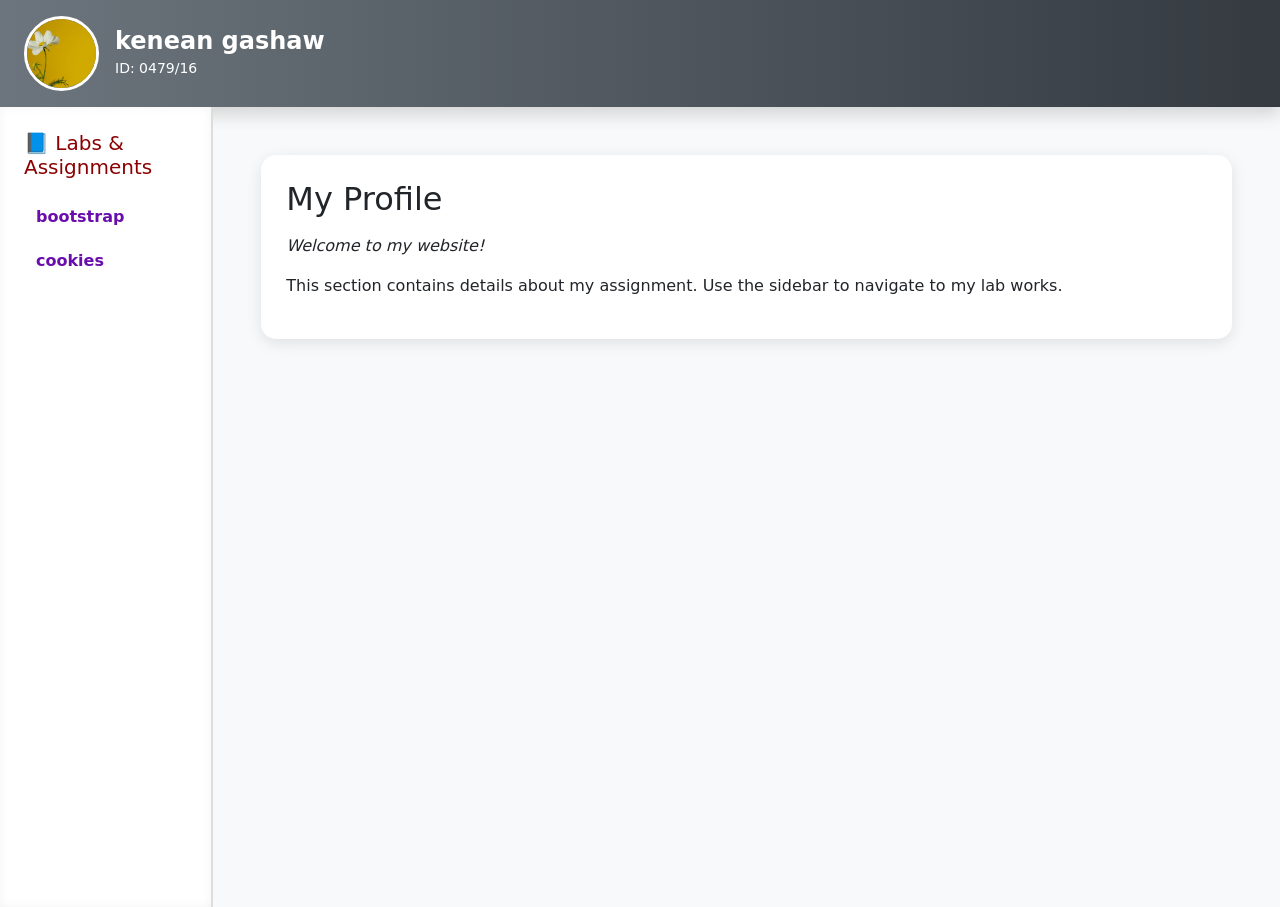
<file: index.html>
<!DOCTYPE html>
<html lang="en">
<head>
  <meta charset="UTF-8">
  <meta name="viewport" content="width=device-width, initial-scale=1.0">
  <title>My Profile Website</title>

  <link rel="stylesheet" href="https://cdn.jsdelivr.net/npm/bootstrap@5.3.2/dist/css/bootstrap.min.css">

  <style>
    header {
      background: linear-gradient(90deg, #6c757d, #343a40);
      color: white;
    }

    .logo {
      width: 75px;
      height: 75px;
      border-radius: 50%;
      border: 3px solid white;
      object-fit: cover;
    }

    .sidebar {
      background: #ffffff;
      border-right: 2px solid #ddd;
      height: 100%;
      box-shadow: inset 0 0 10px rgba(0, 0, 0, 0.05);
    }

    .sidebar h2 {
      color: #8B0000;
    }

    .sidebar a {
      display: block;
      padding: 10px 12px;
      border-radius: 8px;
      color: #6a0dad;
      font-weight: 600;
      text-decoration: none;
      transition: 0.3s;
    }

    .sidebar a:hover {
      background: #f1e6ff;
      color: #d10000;
      transform: translateX(5px);
    }

    .profile h2 {
      color: #B22222;
      font-weight: bold;
    }

    .profile-card {
      border-radius: 15px;
      box-shadow: 0 4px 15px rgba(0,0,0,0.1);
      padding: 25px;
      background: white;
      animation: fadeIn 0.6s ease-in-out;
    }

    @keyframes fadeIn {
      from { opacity: 0; transform: translateY(10px); }
      to   { opacity: 1; transform: translateY(0); }
    }
  </style>
</head>

<body class="bg-light">

  <header class="py-3 px-4 d-flex align-items-center shadow">
    <img src="images.jpg" class="logo me-3" alt="Profile Picture">
    <div>
      <h1 class="h4 mb-0 fw-bold">kenean gashaw</h1>
      <small>ID: 0479/16</small>
    </div>
  </header>

  <div class="container-fluid">
    <div class="row" style="height: calc(100vh - 100px);">

      <aside class="col-12 col-md-3 col-lg-2 p-4 sidebar overflow-auto">
        <h2 class="fs-5 mb-3">📘 Labs & Assignments</h2>

        <ul class="list-unstyled">
       <li><a href="best.html" target="_blank">bootstrap</a></li>
       <li><a href="index1.html" target="_blank">cookies</a></li>

        </ul>
      </aside>

      <main class="col p-5 overflow-auto">
        <div class="profile-card">
          <h2 class="mb-3">My Profile</h2>
          <p><em>Welcome to my website!</em></p>
          <p>This section contains details about my assignment.  
             Use the sidebar to navigate to my lab works.</p>
        </div>
      </main>

    </div>
  </div>

  <script src="https://cdn.jsdelivr.net/npm/bootstrap@5.3.2/dist/js/bootstrap.bundle.min.js"></script>

</body>
</html>
</file>
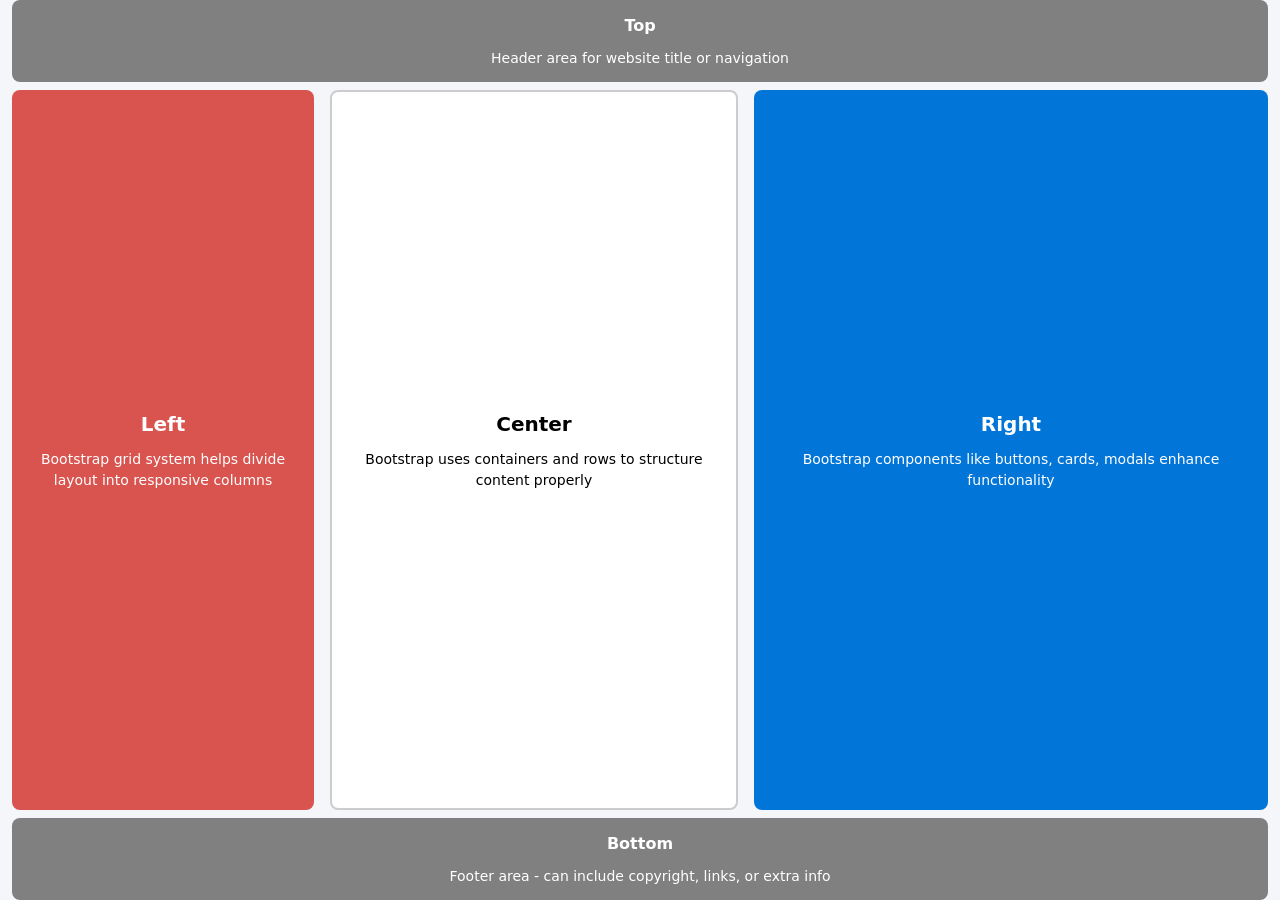
<file: 1.html>
<!DOCTYPE html>
<html lang="en">
<head>
  <meta charset="UTF-8">
  <meta name="viewport" content="width=device-width, initial-scale=1.0">
  <title>Bootstrap Concepts Layout</title>


  <link href="https://cdn.jsdelivr.net/npm/bootstrap@5.3.2/dist/css/bootstrap.min.css" rel="stylesheet">

  <style>
    html, body {
      height: 100%;
      margin: 0;
      background-color: #f4f6fa;
    }

    .top, .bottom {
      background-color: gray;
      color: white;
      text-align: center;
      font-weight: bold;
      display: flex;
      flex-direction: column;
      justify-content: center;
      border-radius: 8px;
      padding: 10px;
    }

    .top { height: 10vh; }
    .bottom { height: 10vh; }

    .left, .center, .right {
      height: 80vh; 
      display: flex;
      flex-direction: column;
      justify-content: center;
      align-items: center;
      font-weight: bold;
      font-size: 20px;
      border-radius: 8px;
      color: white;
      padding: 20px;
    }

    .left { background-color: #d9534f; } 
    .center { background-color: #ffffff; color: black; border: 2px solid #ccc; } 
    .right { background-color: #0275d8; } 

    .box-text {
      font-size: 14px;
      margin-top: 10px;
      font-weight: normal;
      text-align: center;
    }

    @media (max-width: 768px) {
      .left, .center, .right { height: auto; padding: 30px 0; }
    }

  </style>
</head>
<body>

  <div class="container-fluid h-100 d-flex flex-column">

   
    <div class="top mb-2">
      Top
      <div class="box-text">Header area for website title or navigation</div>
    </div>

   
    <div class="row flex-grow-1 g-3">

      <div class="col-md-3 col-12">
        <div class="left d-flex flex-column justify-content-center align-items-center">
          Left
          <div class="box-text">Bootstrap grid system helps divide layout into responsive columns</div>
        </div>
      </div>

      <div class="col-md-4 col-12">
        <div class="center d-flex flex-column justify-content-center align-items-center">
          Center
          <div class="box-text">Bootstrap uses containers and rows to structure content properly</div>
        </div>
      </div>

      <div class="col-md-5 col-12">
        <div class="right d-flex flex-column justify-content-center align-items-center">
          Right
          <div class="box-text">Bootstrap components like buttons, cards, modals enhance functionality</div>
        </div>
      </div>

    </div>

   
    <div class="bottom mt-2">
      Bottom
      <div class="box-text">Footer area - can include copyright, links, or extra info</div>
    </div>

  </div>

  <script src="https://cdn.jsdelivr.net/npm/bootstrap@5.3.2/dist/js/bootstrap.bundle.min.js"></script>

</body>
</html>
</file>
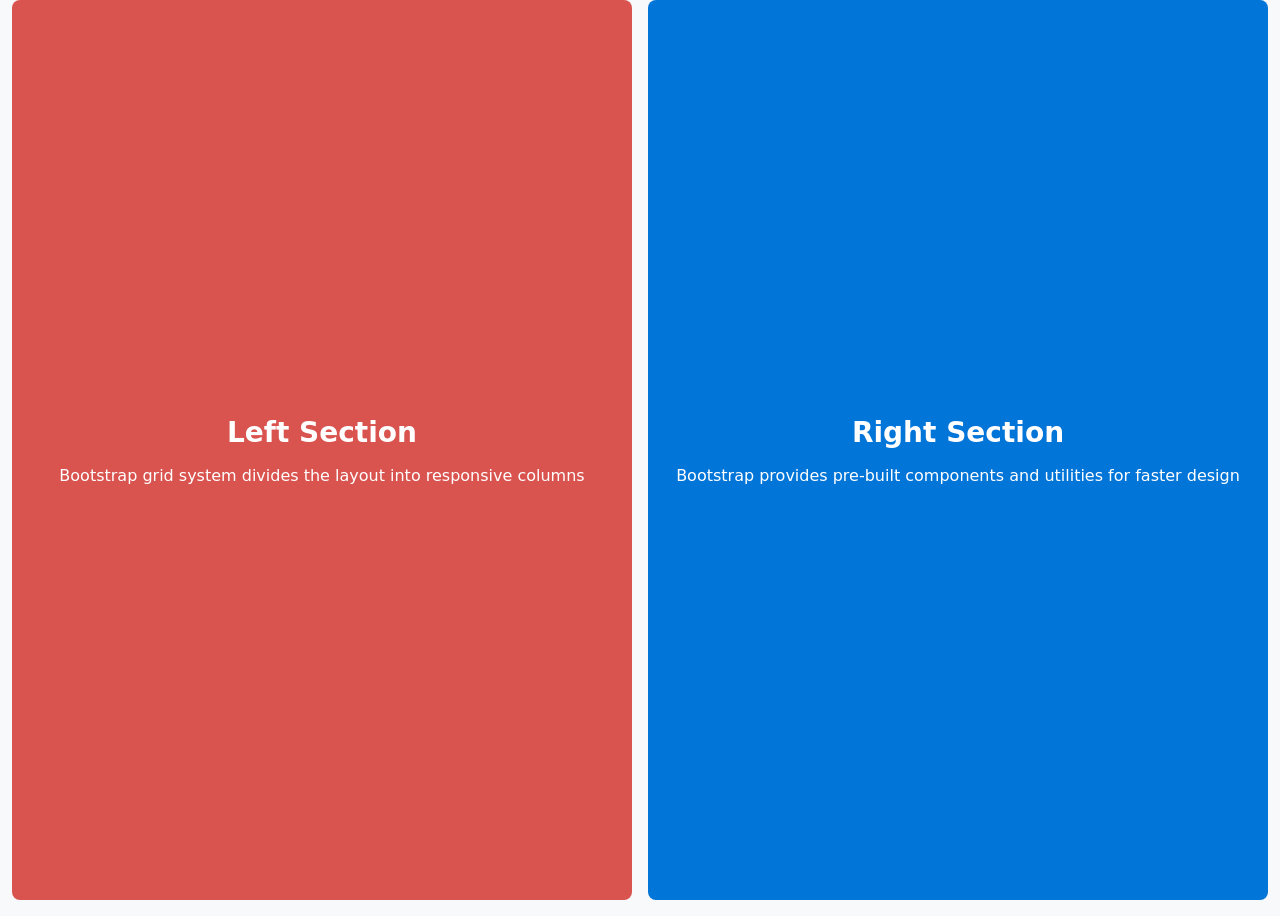
<file: 2.html>
<!DOCTYPE html>
<html lang="en">
<head>
  <meta charset="UTF-8">
  <meta name="viewport" content="width=device-width, initial-scale=1.0">
  <title>Bootstrap Left & Right Split</title>

  <!-- Bootstrap CSS -->
  <link href="https://cdn.jsdelivr.net/npm/bootstrap@5.3.2/dist/css/bootstrap.min.css" rel="stylesheet">

  <style>
    html, body {
      height: 100%;
      margin: 0;
      background-color: #f8f9fa;
    }

    .left, .right {
      height: 100vh; /* full screen height */
      display: flex;
      flex-direction: column;
      justify-content: center;
      align-items: center;
      border-radius: 8px;
      padding: 20px;
      color: white;
    }

    .left { background-color: #d9534f; }
    .right { background-color: #0275d8; }

    .section-title {
      font-size: 28px;
      font-weight: bold;
      margin-bottom: 10px;
      text-align: center;
    }

    .section-text {
      font-size: 16px;
      text-align: center;
      font-weight: normal;
    }

    @media (max-width: 768px) {
      .left, .right { height: auto; margin-bottom: 15px; }
    }
  </style>
</head>
<body>

<div class="container-fluid h-100">
  <div class="row h-100 g-3"> <!-- g-3 creates the gap between columns -->

    <!-- LEFT SECTION -->
    <div class="col-md-6 col-12">
      <div class="left">
        <div class="section-title">Left Section</div>
        <div class="section-text">Bootstrap grid system divides the layout into responsive columns</div>
      </div>
    </div>

    <!-- RIGHT SECTION -->
    <div class="col-md-6 col-12">
      <div class="right">
        <div class="section-title">Right Section</div>
        <div class="section-text">Bootstrap provides pre-built components and utilities for faster design</div>
      </div>
    </div>

  </div>
</div>

<!-- Bootstrap JS -->
<script src="https://cdn.jsdelivr.net/npm/bootstrap@5.3.2/dist/js/bootstrap.bundle.min.js"></script>

</body>
</html>
</file>
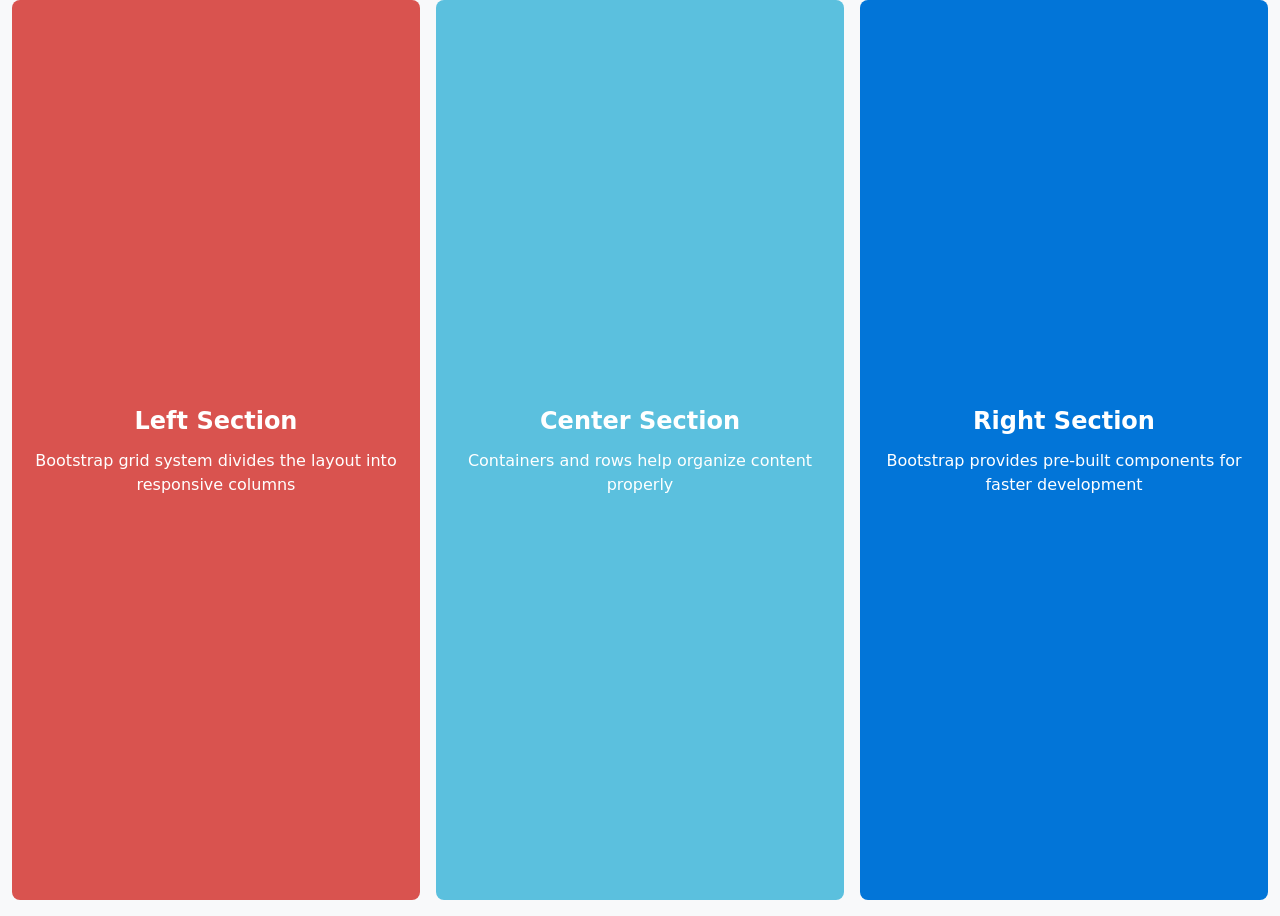
<file: 3.html>
<!DOCTYPE html>
<html lang="en">
<head>
  <meta charset="UTF-8">
  <meta name="viewport" content="width=device-width, initial-scale=1.0">
  <title>Bootstrap Three-Part Layout</title>

  <link href="https://cdn.jsdelivr.net/npm/bootstrap@5.3.2/dist/css/bootstrap.min.css" rel="stylesheet">

  <style>
    html, body {
      height: 100%;
      margin: 0;
      background-color: #f8f9fa;
    }

    .left, .center, .right {
      height: 100vh; 
      display: flex;
      flex-direction: column;
      justify-content: center;
      align-items: center;
      border-radius: 8px;
      padding: 20px;
      color: white;
    }

    .left { background-color: #d9534f; }
    .center { background-color: #5bc0de; }
    .right { background-color: #0275d8; }

    .section-title {
      font-size: 24px;
      font-weight: bold;
      margin-bottom: 10px;
      text-align: center;
    }

    .section-text {
      font-size: 16px;
      text-align: center;
      font-weight: normal;
    }

    @media (max-width: 992px) {
      .left, .center, .right { height: auto; margin-bottom: 15px; }
    }
  </style>
</head>
<body>

<div class="container-fluid h-100">
  <div class="row h-100 g-3"> 
   
    <div class="col-lg-4 col-12">
      <div class="left">
        <div class="section-title">Left Section</div>
        <div class="section-text">Bootstrap grid system divides the layout into responsive columns</div>
      </div>
    </div>

  
    <div class="col-lg-4 col-12">
      <div class="center">
        <div class="section-title">Center Section</div>
        <div class="section-text">Containers and rows help organize content properly</div>
      </div>
    </div>

   
    <div class="col-lg-4 col-12">
      <div class="right">
        <div class="section-title">Right Section</div>
        <div class="section-text">Bootstrap provides pre-built components for faster development</div>
      </div>
    </div>

  </div>
</div>


<script src="https://cdn.jsdelivr.net/npm/bootstrap@5.3.2/dist/js/bootstrap.bundle.min.js"></script>

</body>
</html>
</file>
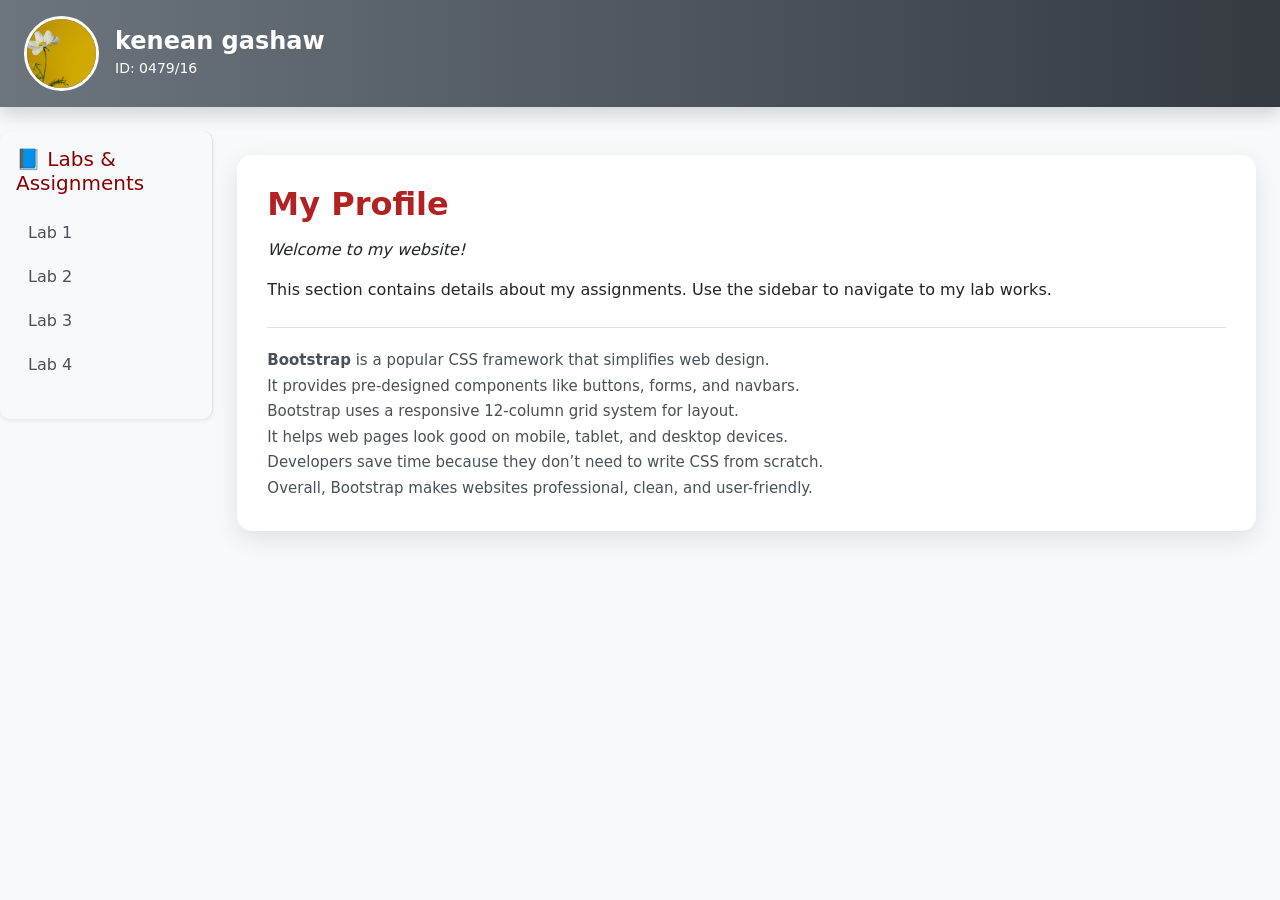
<file: 4.html>
<!DOCTYPE html>
<html lang="en">
<head>
  <meta charset="UTF-8">
  <meta name="viewport" content="width=device-width, initial-scale=1.0">
  <title>My Profile Website</title>

  <!-- Bootstrap 5 -->
  <link rel="stylesheet" href="https://cdn.jsdelivr.net/npm/bootstrap@5.3.2/dist/css/bootstrap.min.css">

  <style>
    /* HEADER */
    header {
      background: linear-gradient(90deg, #6c757d, #343a40);
      color: white;
    }

    .logo {
      width: 75px;
      height: 75px;
      border-radius: 50%;
      border: 3px solid white;
      object-fit: cover;
    }

    /* SIDEBAR */
    .sidebar {
      background: #f8f9fa;
      border-right: 1px solid #dee2e6;
      height: 100%;
      border-radius: 10px;
    }

    .sidebar h2 {
      color: #8B0000;
    }

    .sidebar a {
      display: block;
      padding: 10px 12px;
      border-radius: 8px;
      color: #495057;
      font-weight: 500;
      text-decoration: none;
      transition: 0.3s;
    }

    .sidebar a:hover {
      background: #e2e6ea;
      color: #d10000;
      transform: translateX(5px);
    }

    /* PROFILE CONTENT */
    .profile-card {
      border-radius: 15px;
      box-shadow: 0 8px 25px rgba(0,0,0,0.1);
      padding: 30px;
      background: #ffffff;
      animation: fadeIn 0.6s ease-in-out;
    }

    .profile-card h2 {
      color: #B22222;
      font-weight: bold;
      margin-bottom: 15px;
    }

    .bootstrap-explanation {
      margin-top: 25px;
      font-size: 15px;
      color: #495057;
      line-height: 1.7;
      border-top: 1px solid #dee2e6;
      padding-top: 20px;
    }

    @keyframes fadeIn {
      from { opacity: 0; transform: translateY(10px); }
      to   { opacity: 1; transform: translateY(0); }
    }

    /* RESPONSIVE */
    @media (max-width: 768px) {
      .sidebar {
        height: auto;
        margin-bottom: 20px;
      }
    }

  </style>
</head>

<body class="bg-light">

  <!-- HEADER -->
  <header class="py-3 px-4 d-flex align-items-center shadow">
    <img src="images.jpg" class="logo me-3" alt="Profile Picture">
    <div>
      <h1 class="h4 mb-0 fw-bold">kenean gashaw</h1>
      <small>ID: 0479/16</small>
    </div>
  </header>

  <!-- MAIN CONTENT -->
  <div class="container-fluid py-4">
    <div class="row">

      <!-- SIDEBAR -->
      <aside class="col-12 col-md-3 col-lg-2 p-3 sidebar overflow-auto shadow-sm">
        <h2 class="fs-5 mb-3">📘 Labs & Assignments</h2>
        <ul class="list-unstyled">
          <li><a href="http://127.0.0.1:5500/2.html" target="_blank">Lab 1</a></li>
          <li><a href="http://127.0.0.1:5500/3.html" target="_blank">Lab 2</a></li>
          <li><a href="http://127.0.0.1:5500/1.html">Lab 3</a></li>
          <li><a href="http://127.0.0.1:5500/assgnm.html" target="_blank">Lab 4</a></li>
        </ul>
      </aside>

      <!-- PROFILE CONTENT -->
      <main class="col p-4">
        <div class="profile-card">
          <h2>My Profile</h2>
          <p><em>Welcome to my website!</em></p>
          <p>This section contains details about my assignments. Use the sidebar to navigate to my lab works.</p>

          <!-- Bootstrap Explanation -->
          <div class="bootstrap-explanation">
            <strong>Bootstrap</strong> is a popular CSS framework that simplifies web design.<br>
            It provides pre-designed components like buttons, forms, and navbars.<br>
            Bootstrap uses a responsive 12-column grid system for layout.<br>
            It helps web pages look good on mobile, tablet, and desktop devices.<br>
            Developers save time because they don’t need to write CSS from scratch.<br>
            Overall, Bootstrap makes websites professional, clean, and user-friendly.
          </div>
        </div>
      </main>

    </div>
  </div>

  <!-- Bootstrap JS -->
  <script src="https://cdn.jsdelivr.net/npm/bootstrap@5.3.2/dist/js/bootstrap.bundle.min.js"></script>

</body>
</html>
</file>
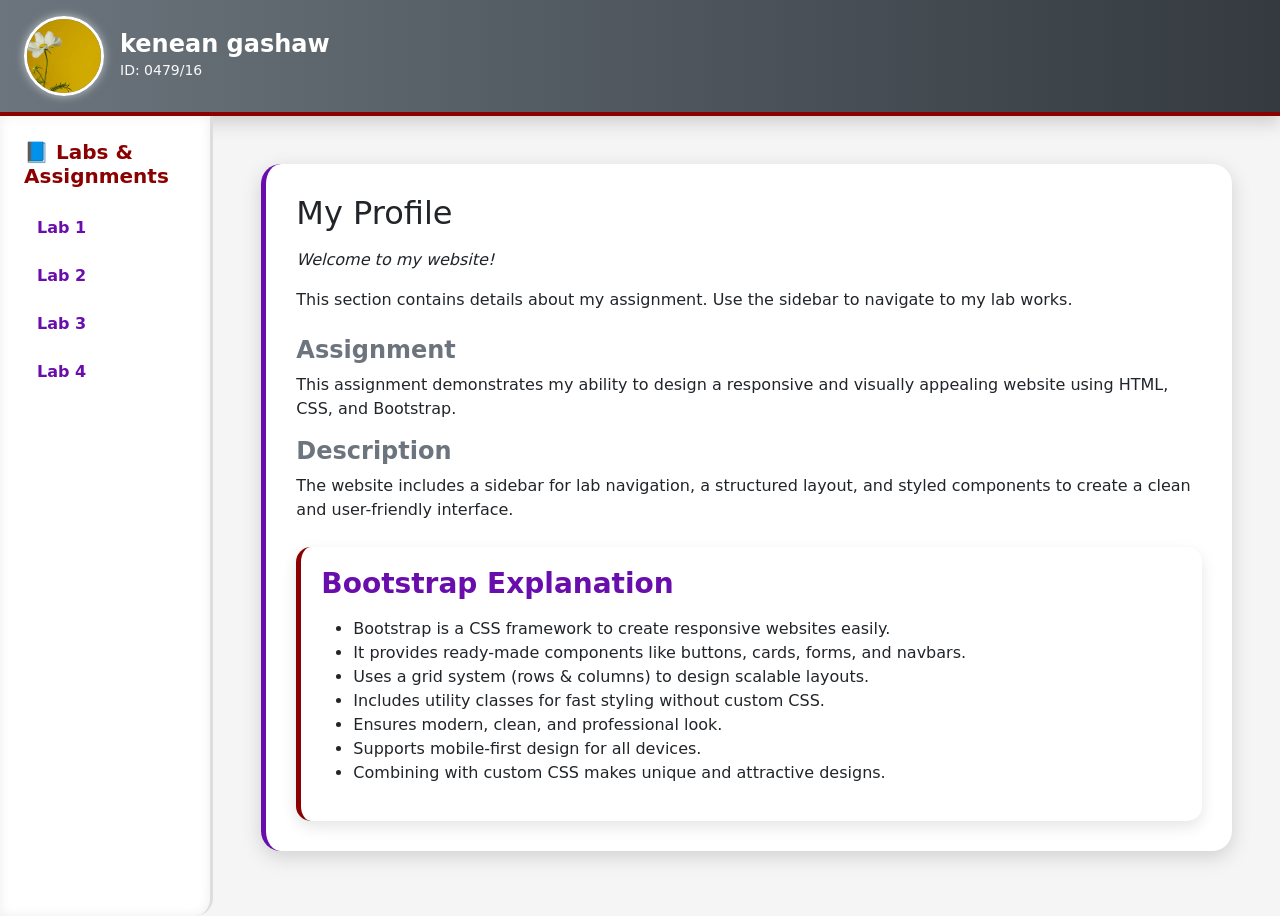
<file: best.html>
<!DOCTYPE html>
<html lang="en">
<head>
  <meta charset="UTF-8">
  <meta name="viewport" content="width=device-width, initial-scale=1.0">
  <title>My Profile Website</title>

  <link rel="stylesheet" href="https://cdn.jsdelivr.net/npm/bootstrap@5.3.2/dist/css/bootstrap.min.css">

  <style>
    body {
      background: #f5f5f5;
    }

    header {
      background: linear-gradient(90deg, #6c757d, #343a40);
      color: white;
      border-bottom: 4px solid #8B0000;
    }

    .logo {
      width: 80px;
      height: 80px;
      border-radius: 50%;
      border: 3px solid white;
      object-fit: cover;
      box-shadow: 0 0 10px rgba(255,255,255,0.6);
    }

    .sidebar {
      background: #ffffff;
      border-right: 3px solid #ddd;
      border-radius: 0 0 18px 0;
      box-shadow: inset 0 0 12px rgba(0, 0, 0, 0.07);
    }

    .sidebar h2 {
      color: #8B0000;
      font-weight: bold;
    }

    .sidebar a {
      display: block;
      padding: 12px 13px;
      border-radius: 10px;
      color: #6a0dad;
      font-weight: 600;
      text-decoration: none;
      transition: 0.3s;
    }

    .sidebar a:hover {
      background: #f1e6ff;
      color: #d10000;
      transform: translateX(8px);
    }

    .profile-card {
      border-radius: 20px;
      box-shadow: 0 6px 20px rgba(0,0,0,0.15);
      padding: 30px;
      background: white;
      border-left: 5px solid #6a0dad;
      animation: fadeIn 0.6s ease-in-out;
    }

    @keyframes fadeIn {
      from { opacity: 0; transform: translateY(10px); }
      to   { opacity: 1; transform: translateY(0); }
    }

    .bootstrap-box {
      background: white;
      padding: 20px;
      border-radius: 15px;
      margin-top: 25px;
      box-shadow: 0 6px 15px rgba(0,0,0,0.1);
      border-left: 5px solid #8B0000;
    }

    .bootstrap-box h3 {
      color: #6a0dad;
      font-weight: 700;
    }
  </style>
</head>

<body>

  <header class="py-3 px-4 d-flex align-items-center shadow">
    <img src="images.jpg" class="logo me-3" alt="Profile Picture">
    <div>
      <h1 class="h4 mb-0 fw-bold">kenean gashaw</h1>
      <small class="text-light">ID: 0479/16</small>
    </div>
  </header>

  <div class="container-fluid">
    <div class="row" style="height: calc(100vh - 100px);">

      <!-- Sidebar -->
      <aside class="col-12 col-md-3 col-lg-2 p-4 sidebar overflow-auto">
        <h2 class="fs-5 mb-3">📘 Labs & Assignments</h2>
        <ul class="list-unstyled">
          <li><a href="2.html" target="_blank">Lab 1</a></li>
          <li><a href="3.html" target="_blank">Lab 2</a></li>
          <li><a href="1.html" target="_blank">Lab 3</a></li>
          <li><a href="boot.html" target="_blank">Lab 4</a></li>
        </ul>
      </aside>

      <!-- Main Content -->
      <main class="col p-5 overflow-auto">
        <div class="profile-card">
          <h2 class="mb-3">My Profile</h2>
          <p><em>Welcome to my website!</em></p>
          <p>This section contains details about my assignment. Use the sidebar to navigate to my lab works.</p>

          <div class="mt-4">
            <h4 class="fw-bold text-secondary">Assignment</h4>
            <p>This assignment demonstrates my ability to design a responsive and visually appealing website using HTML, CSS, and Bootstrap.</p>

            <h4 class="fw-bold text-secondary mt-3">Description</h4>
            <p>The website includes a sidebar for lab navigation, a structured layout, and styled components to create a clean and user-friendly interface.</p>
          </div>

          <div class="bootstrap-box">
            <h3 class="mb-3">Bootstrap Explanation</h3>
            <ul>
              <li>Bootstrap is a CSS framework to create responsive websites easily.</li>
              <li>It provides ready-made components like buttons, cards, forms, and navbars.</li>
              <li>Uses a grid system (rows & columns) to design scalable layouts.</li>
              <li>Includes utility classes for fast styling without custom CSS.</li>
              <li>Ensures modern, clean, and professional look.</li>
              <li>Supports mobile-first design for all devices.</li>
              <li>Combining with custom CSS makes unique and attractive designs.</li>
            </ul>
          </div>

        </div>
      </main>

    </div>
  </div>

  <script src="https://cdn.jsdelivr.net/npm/bootstrap@5.3.2/dist/js/bootstrap.bundle.min.js"></script>
</body>
</html>
</file>
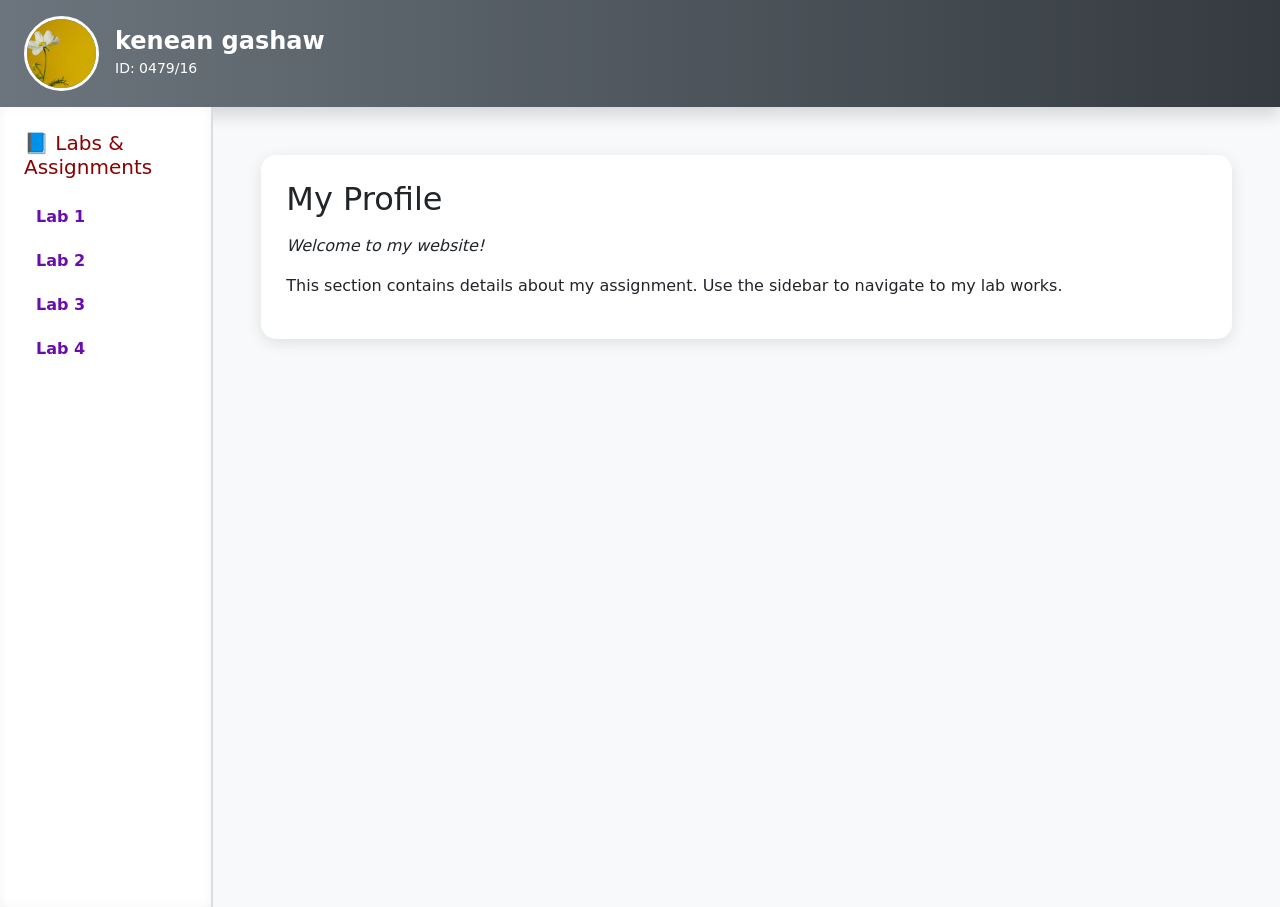
<file: boot.html>
<!DOCTYPE html>
<html lang="en">
<head>
  <meta charset="UTF-8">
  <meta name="viewport" content="width=device-width, initial-scale=1.0">
  <title>My Profile Website</title>

  <link rel="stylesheet" href="https://cdn.jsdelivr.net/npm/bootstrap@5.3.2/dist/css/bootstrap.min.css">

  <style>
    header {
      background: linear-gradient(90deg, #6c757d, #343a40);
      color: white;
    }

    .logo {
      width: 75px;
      height: 75px;
      border-radius: 50%;
      border: 3px solid white;
      object-fit: cover;
    }

    .sidebar {
      background: #ffffff;
      border-right: 2px solid #ddd;
      height: 100%;
      box-shadow: inset 0 0 10px rgba(0, 0, 0, 0.05);
    
    }

    .sidebar h2 {
      color: #8B0000;
    }

    .sidebar a {
      display: block;
      padding: 10px 12px;
      border-radius: 8px;
      color: #6a0dad;
      font-weight: 600;
      text-decoration: none;
      transition: 0.3s;
    }

    .sidebar a:hover {
      background: #f1e6ff;
      color: #d10000;
      transform: translateX(5px);
    }

    .profile h2 {
      color: #B22222;
      font-weight: bold;
    }

    .profile-card {
      border-radius: 15px;
      box-shadow: 0 4px 15px rgba(0,0,0,0.1);
      padding: 25px;
      background: white;
      animation: fadeIn 0.6s ease-in-out;
    }

    @keyframes fadeIn {
      from { opacity: 0; transform: translateY(10px); }
      to   { opacity: 1; transform: translateY(0); }
    }
  </style>
</head>

<body class="bg-light">

  <header class="py-3 px-4 d-flex align-items-center shadow">
    <img src="images.jpg" class="logo me-3" alt="Profile Picture">
    <div>
      <h1 class="h4 mb-0 fw-bold">kenean gashaw</h1>
      <small>ID: 0479/16</small>
    </div>
  </header>

  <div class="container-fluid">
    <div class="row" style="height: calc(100vh - 100px);">

    
      <aside class="col-12 col-md-3 col-lg-2 p-4 sidebar overflow-auto">
        <h2 class="fs-5 mb-3">📘 Labs & Assignments</h2>

        <ul class="list-unstyled">
          <li><a href="2.html" target="_blank">Lab 1</a></li>
          <li><a href="3.html" target="_blank">Lab 2</a></li>
          <li><a href="1.html" target="_blank">Lab 3</a></li>
          <li><a href="best.html" target="_blank">Lab 4</a></li>
        </ul>
      </aside>

      <main class="col p-5 overflow-auto">
        <div class="profile-card">
          <h2 class="mb-3">My Profile</h2>
          <p><em>Welcome to my website!</em></p>
          <p>This section contains details about my assignment.  
             Use the sidebar to navigate to my lab works.</p>
        </div>
      </main>

    </div>
  </div>

  <script src="https://cdn.jsdelivr.net/npm/bootstrap@5.3.2/dist/js/bootstrap.bundle.min.js"></script>

</body>
</html>
</file>
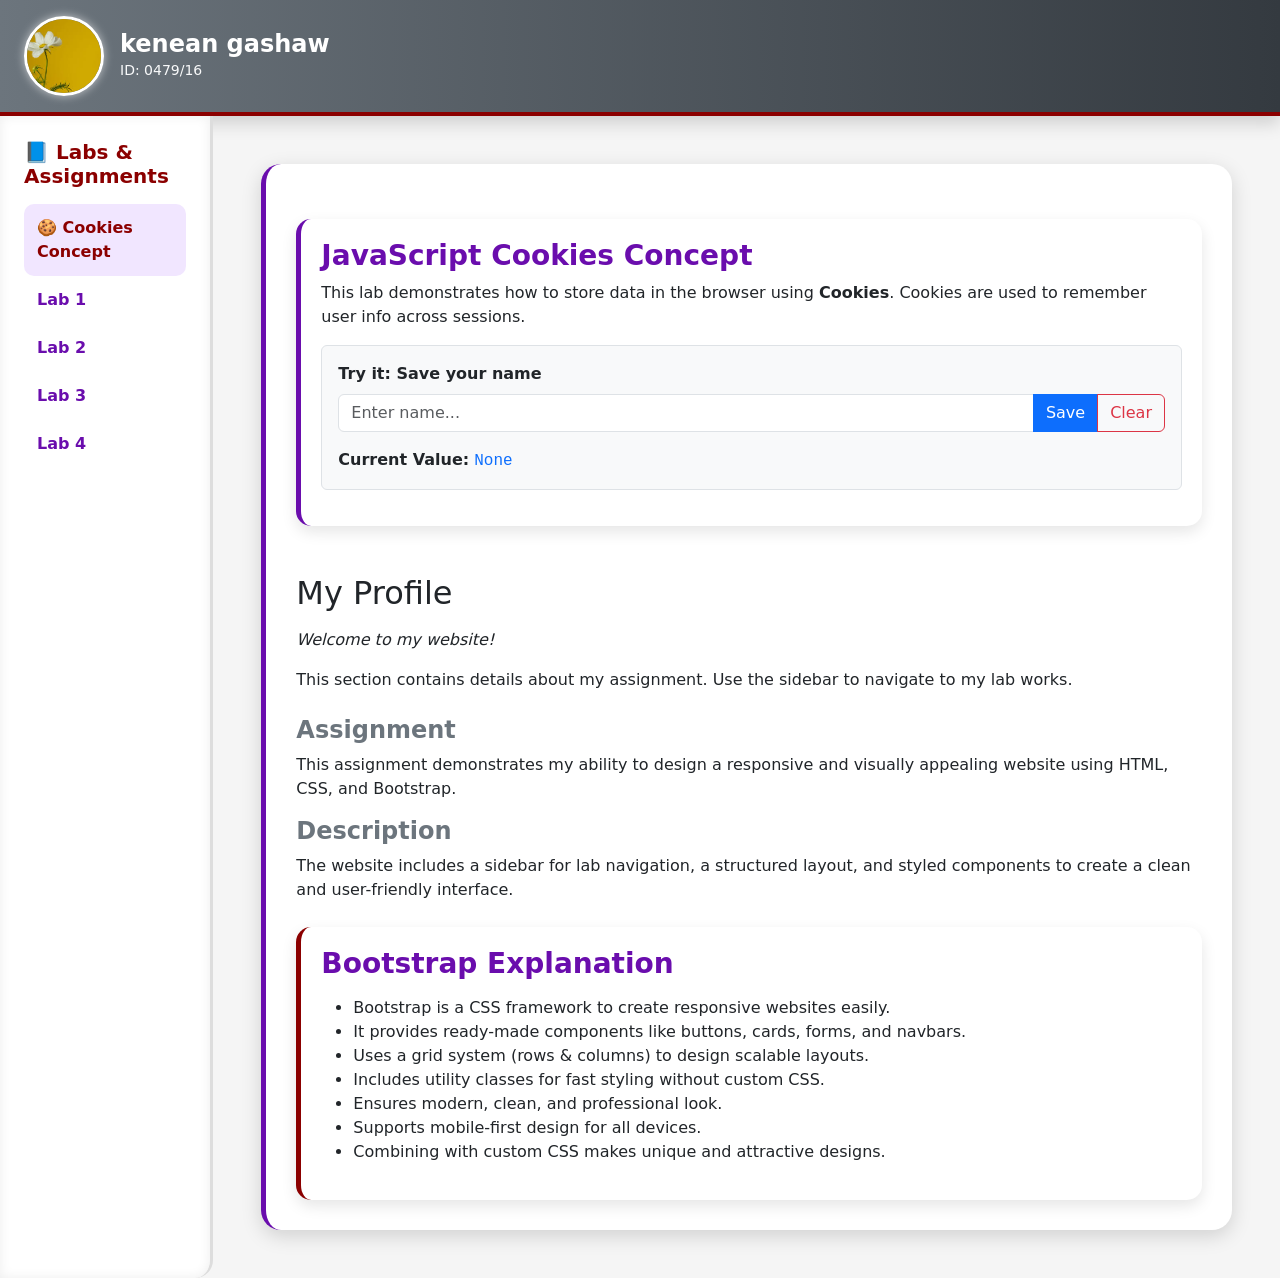
<file: h.html>
<!DOCTYPE html>
<html lang="en">
<head>
  <meta charset="UTF-8">
  <meta name="viewport" content="width=device-width, initial-scale=1.0">
  <title>My Profile Website</title>

  <link rel="stylesheet" href="https://cdn.jsdelivr.net/npm/bootstrap@5.3.2/dist/css/bootstrap.min.css">

  <style>
    body {
      background: #f5f5f5;
    }

    header {
      background: linear-gradient(90deg, #6c757d, #343a40);
      color: white;
      border-bottom: 4px solid #8B0000;
    }

    .logo {
      width: 80px;
      height: 80px;
      border-radius: 50%;
      border: 3px solid white;
      object-fit: cover;
      box-shadow: 0 0 10px rgba(255,255,255,0.6);
    }

    .sidebar {
      background: #ffffff;
      border-right: 3px solid #ddd;
      border-radius: 0 0 18px 0;
      box-shadow: inset 0 0 12px rgba(0, 0, 0, 0.07);
    }

    .sidebar h2 {
      color: #8B0000;
      font-weight: bold;
    }

    .sidebar a {
      display: block;
      padding: 12px 13px;
      border-radius: 10px;
      color: #6a0dad;
      font-weight: 600;
      text-decoration: none;
      transition: 0.3s;
    }

    .sidebar a:hover {
      background: #f1e6ff;
      color: #d10000;
      transform: translateX(8px);
    }

    .profile-card {
      border-radius: 20px;
      box-shadow: 0 6px 20px rgba(0,0,0,0.15);
      padding: 30px;
      background: white;
      border-left: 5px solid #6a0dad;
      animation: fadeIn 0.6s ease-in-out;
    }

    @keyframes fadeIn {
      from { opacity: 0; transform: translateY(10px); }
      to   { opacity: 1; transform: translateY(0); }
    }

    .bootstrap-box {
      background: white;
      padding: 20px;
      border-radius: 15px;
      margin-top: 25px;
      box-shadow: 0 6px 15px rgba(0,0,0,0.1);
      border-left: 5px solid #8B0000;
    }

    .bootstrap-box h3 {
      color: #6a0dad;
      font-weight: 700;
    }
  </style>
</head>

<body>

  <header class="py-3 px-4 d-flex align-items-center shadow">
    <img src="images.jpg" class="logo me-3" alt="Profile Picture">
    <div>
      <h1 class="h4 mb-0 fw-bold">kenean gashaw</h1>
      <small class="text-light">ID: 0479/16</small>
    </div>
  </header>

  <div class="container-fluid">
    <div class="row" style="min-height: calc(100vh - 100px);">

      <aside class="col-12 col-md-3 col-lg-2 p-4 sidebar overflow-auto">
        <h2 class="fs-5 mb-3">📘 Labs & Assignments</h2>
        <ul class="list-unstyled">
          <li><a href="#cookie-section" style="background: #f1e6ff; color: #8B0000;">🍪 Cookies Concept</a></li>
          <li><a href="2.html" target="_blank">Lab 1</a></li>
          <li><a href="3.html" target="_blank">Lab 2</a></li>
          <li><a href="1.html" target="_blank">Lab 3</a></li>
          <li><a href="boosrapconpt.htm" target="_blank">Lab 4</a></li>
        </ul>
      </aside>

      <main class="col p-5 overflow-auto">
        <div class="profile-card">
          
          <div id="cookie-section" class="bootstrap-box mb-5" style="border-left: 5px solid #6a0dad;">
            <h3>JavaScript Cookies Concept</h3>
            <p>This lab demonstrates how to store data in the browser using <strong>Cookies</strong>. Cookies are used to remember user info across sessions.</p>
            
            <div class="bg-light p-3 rounded mb-3 border">
              <label class="form-label fw-bold">Try it: Save your name</label>
              <div class="input-group">
                <input type="text" id="cookieNameInput" class="form-control" placeholder="Enter name...">
                <button class="btn btn-primary" onclick="handleSetCookie()">Save</button>
                <button class="btn btn-outline-danger" onclick="handleDeleteCookie()">Clear</button>
              </div>
              <div class="mt-3">
                <strong>Current Value:</strong> <span id="cookieDisplay" class="text-primary font-monospace">None</span>
              </div>
            </div>
          </div>

          <h2 class="mb-3">My Profile</h2>
          <p><em>Welcome to my website!</em></p>
          <p>This section contains details about my assignment. Use the sidebar to navigate to my lab works.</p>

          <div class="mt-4">
            <h4 class="fw-bold text-secondary">Assignment</h4>
            <p>This assignment demonstrates my ability to design a responsive and visually appealing website using HTML, CSS, and Bootstrap.</p>

            <h4 class="fw-bold text-secondary mt-3">Description</h4>
            <p>The website includes a sidebar for lab navigation, a structured layout, and styled components to create a clean and user-friendly interface.</p>
          </div>

          <div class="bootstrap-box">
            <h3 class="mb-3">Bootstrap Explanation</h3>
            <ul>
              <li>Bootstrap is a CSS framework to create responsive websites easily.</li>
              <li>It provides ready-made components like buttons, cards, forms, and navbars.</li>
              <li>Uses a grid system (rows & columns) to design scalable layouts.</li>
              <li>Includes utility classes for fast styling without custom CSS.</li>
              <li>Ensures modern, clean, and professional look.</li>
              <li>Supports mobile-first design for all devices.</li>
              <li>Combining with custom CSS makes unique and attractive designs.</li>
            </ul>
          </div>

        </div>
      </main>

    </div>
  </div>

  <script src="https://cdn.jsdelivr.net/npm/bootstrap@5.3.2/dist/js/bootstrap.bundle.min.js"></script>

  <script>
    function handleSetCookie() {
      const val = document.getElementById('cookieNameInput').value;
      if(!val) return alert("Please enter a name");
      
      const d = new Date();
      d.setTime(d.getTime() + (1*24*60*60*1000)); 
      document.cookie = "lab_user=" + val + "; expires=" + d.toUTCString() + "; path=/";
      
      updateCookieDisplay();
      document.getElementById('cookieNameInput').value = "";
    }

    function handleDeleteCookie() {
      document.cookie = "lab_user=; expires=Thu, 01 Jan 1970 00:00:00 UTC; path=/;";
      updateCookieDisplay();
    }

    function updateCookieDisplay() {
      let name = "lab_user=";
      let decoded = decodeURIComponent(document.cookie);
      let parts = decoded.split(';');
      let userValue = "None";
      
      for(let i = 0; i < parts.length; i++) {
        let c = parts[i].trim();
        if (c.indexOf(name) == 0) userValue = c.substring(name.length, c.length);
      }
      
      document.getElementById('cookieDisplay').innerText = userValue;
    }

    window.onload = updateCookieDisplay;
  </script>

</body>
</html>
</file>
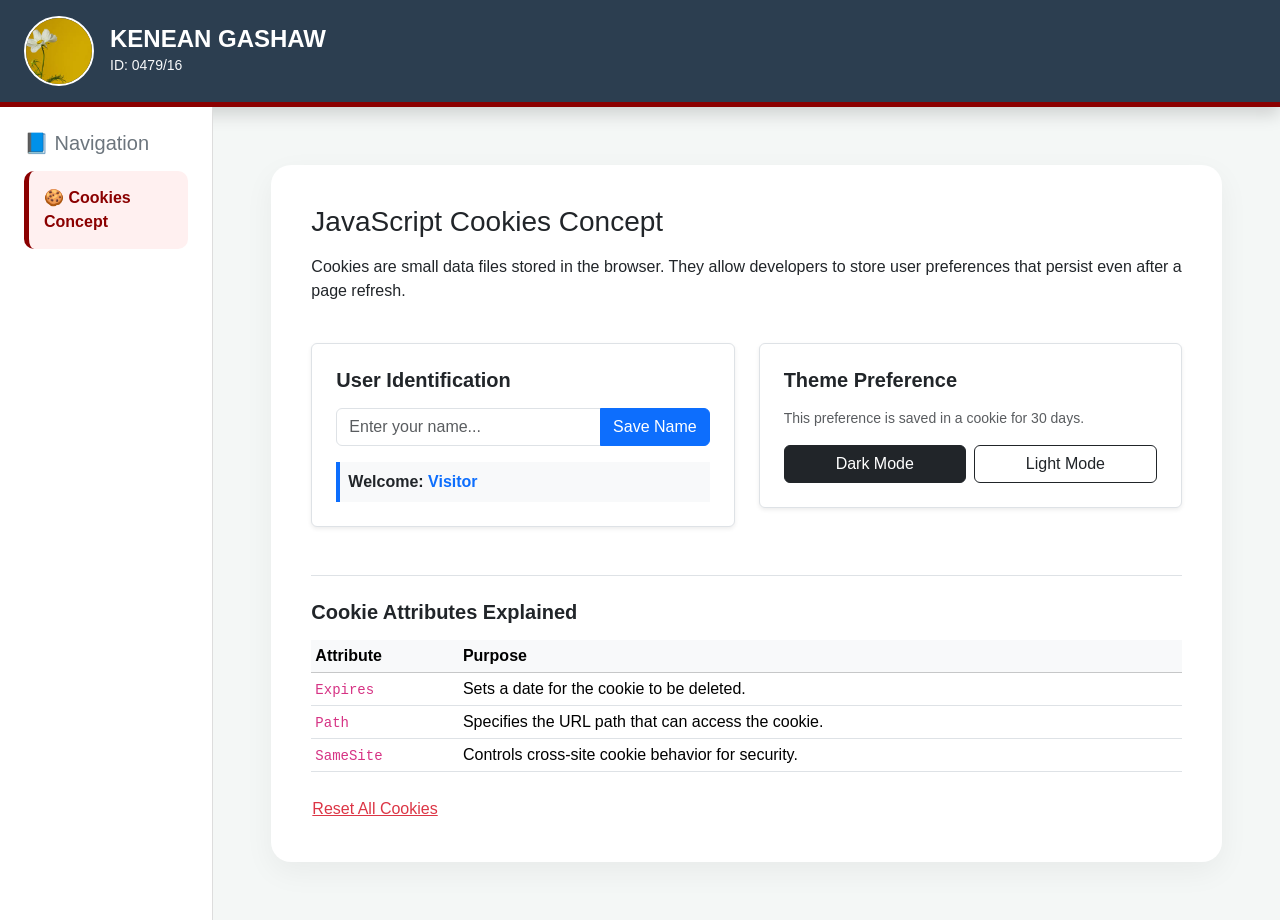
<file: index1.html>
<!DOCTYPE html>
<html lang="en">
<head>
  <meta charset="UTF-8">
  <meta name="viewport" content="width=device-width, initial-scale=1.0">
  <title>Kenean Gashaw | Cookies Lab</title>
  
  <link rel="stylesheet" href="https://cdn.jsdelivr.net/npm/bootstrap@5.3.2/dist/css/bootstrap.min.css">
  <link rel="stylesheet" href="style.css">
</head>
<body>

  <header class="py-3 px-4 d-flex align-items-center shadow">
    <img src="images.jpg" class="logo me-3" alt="Profile Picture">
    <div>
      <h1 class="h4 mb-0 fw-bold text-uppercase">kenean gashaw</h1>
      <small class="text-light">ID: 0479/16</small>
    </div>
  </header>

  <div class="container-fluid">
    <div class="row" style="min-height: calc(100vh - 100px);">
      
      <aside class="col-12 col-md-3 col-lg-2 p-4 sidebar">
        <h2 class="fs-5 mb-3 text-secondary">📘 Navigation</h2>
        <ul class="list-unstyled">
          <li><a href="#cookie-section" class="cookie-link">🍪 Cookies Concept</a></li>
        </ul>
      </aside>

      <main class="col p-5 overflow-auto">
        <div class="profile-card">
          
          <section id="cookie-section" class="bootstrap-box">
            <h3 class="mb-3">JavaScript Cookies Concept</h3>
            <p>Cookies are small data files stored in the browser. They allow developers to store user preferences that persist even after a page refresh.</p>

            

            <div class="row g-4 mt-2">
              <div class="col-md-6">
                <div class="p-4 border rounded bg-white shadow-sm">
                  <h5 class="fw-bold mb-3">User Identification</h5>
                  <div class="input-group mb-3">
                    <input type="text" id="userNameInput" class="form-control" placeholder="Enter your name...">
                    <button class="btn btn-primary" onclick="saveUserCookie()">Save Name</button>
                  </div>
                  <div class="p-2 bg-light border-start border-primary border-4">
                    <strong>Welcome:</strong> <span id="nameDisplay" class="text-primary fw-bold">Visitor</span>
                  </div>
                </div>
              </div>

              <div class="col-md-6">
                <div class="p-4 border rounded bg-white shadow-sm">
                  <h5 class="fw-bold mb-3">Theme Preference</h5>
                  <p class="small text-muted">This preference is saved in a cookie for 30 days.</p>
                  <div class="d-flex gap-2">
                    <button class="btn btn-dark flex-grow-1" onclick="setTheme('dark')">Dark Mode</button>
                    <button class="btn btn-outline-dark flex-grow-1" onclick="setTheme('light')">Light Mode</button>
                  </div>
                </div>
              </div>
            </div>

            <div class="mt-5 pt-4 border-top">
              <h5 class="fw-bold">Cookie Attributes Explained</h5>
              <div class="table-responsive mt-3">
                <table class="table table-sm">
                  <thead class="table-light">
                    <tr>
                      <th>Attribute</th>
                      <th>Purpose</th>
                    </tr>
                  </thead>
                  <tbody>
                    <tr><td><code>Expires</code></td><td>Sets a date for the cookie to be deleted.</td></tr>
                    <tr><td><code>Path</code></td><td>Specifies the URL path that can access the cookie.</td></tr>
                    <tr><td><code>SameSite</code></td><td>Controls cross-site cookie behavior for security.</td></tr>
                  </tbody>
                </table>
              </div>
              <button class="btn btn-link text-danger p-0 mt-2" onclick="clearAllData()">Reset All Cookies</button>
            </div>
          </section>

        </div>
      </main>
    </div>
  </div>

  <script src="script.js"></script>
</body>
</html>
</file>
<file: style.css>
body {
  background: #f4f7f6;
  transition: background 0.4s ease, color 0.4s ease;
  font-family: sans-serif;
}

header {
  background: #2c3e50;
  color: white;
  border-bottom: 5px solid #8B0000;
}

.logo {
  width: 70px; height: 70px;
  border-radius: 50%;
  border: 2px solid #fff;
  object-fit: cover;
}

.sidebar {
  background: white;
  border-right: 1px solid #ddd;
}

.cookie-link {
  display: block;
  padding: 15px;
  background: #fff0f0;
  border-radius: 10px;
  color: #8B0000;
  font-weight: bold;
  text-decoration: none;
  border-left: 5px solid #8B0000;
}

.profile-card {
  padding: 10px;
  animation: fadeIn 0.8s ease-in-out;
}

.bootstrap-box {
  background: white;
  padding: 40px;
  border-radius: 20px;
  box-shadow: 0 10px 30px rgba(0,0,0,0.05);
}

@keyframes fadeIn {
  from { opacity: 0; transform: translateY(10px); }
  to { opacity: 1; transform: translateY(0); }
}

/* Dark Mode Classes */
body.dark-mode {
  background: #121212;
  color: #f1f1f1;
}
body.dark-mode .bootstrap-box, 
body.dark-mode .sidebar {
  background: #1e1e1e;
  color: white;
  border-color: #333;
}
body.dark-mode .bg-light {
  background-color: #2c2c2c !important;
  color: white;
}
</file>
